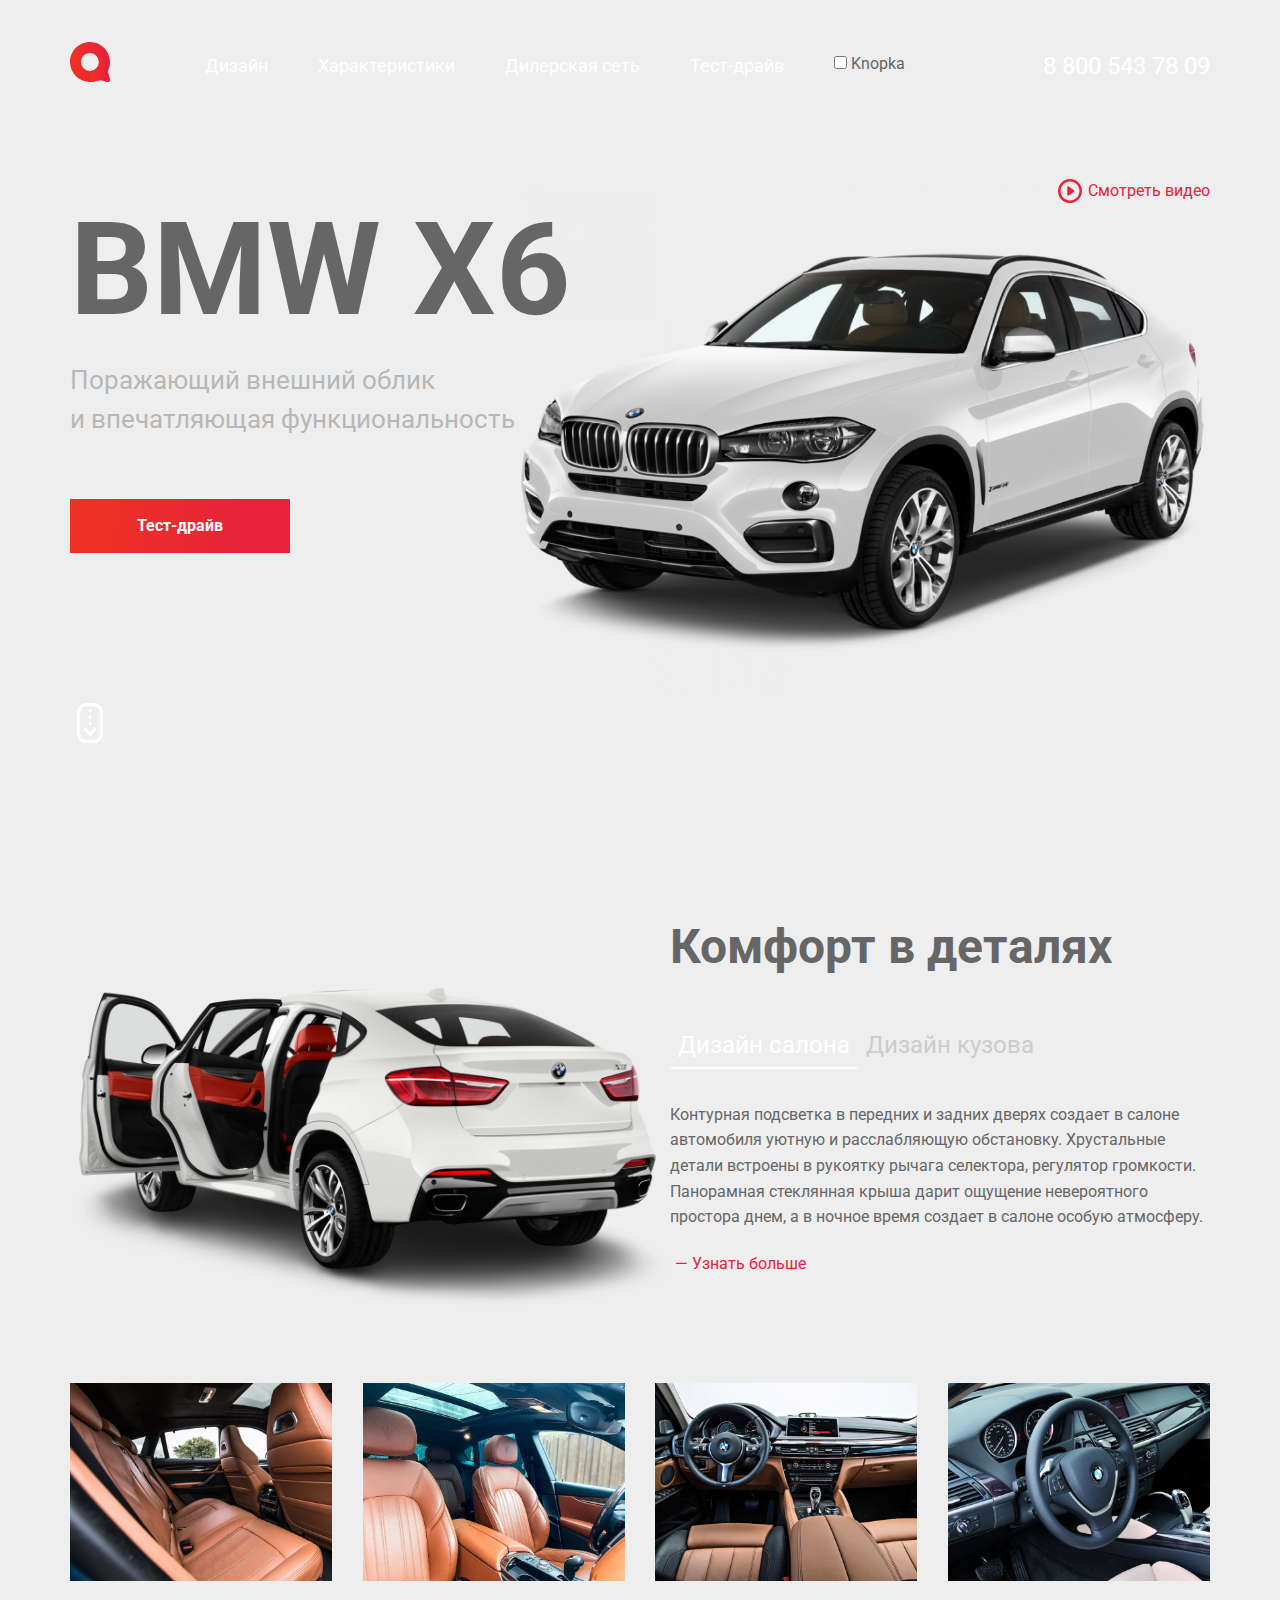
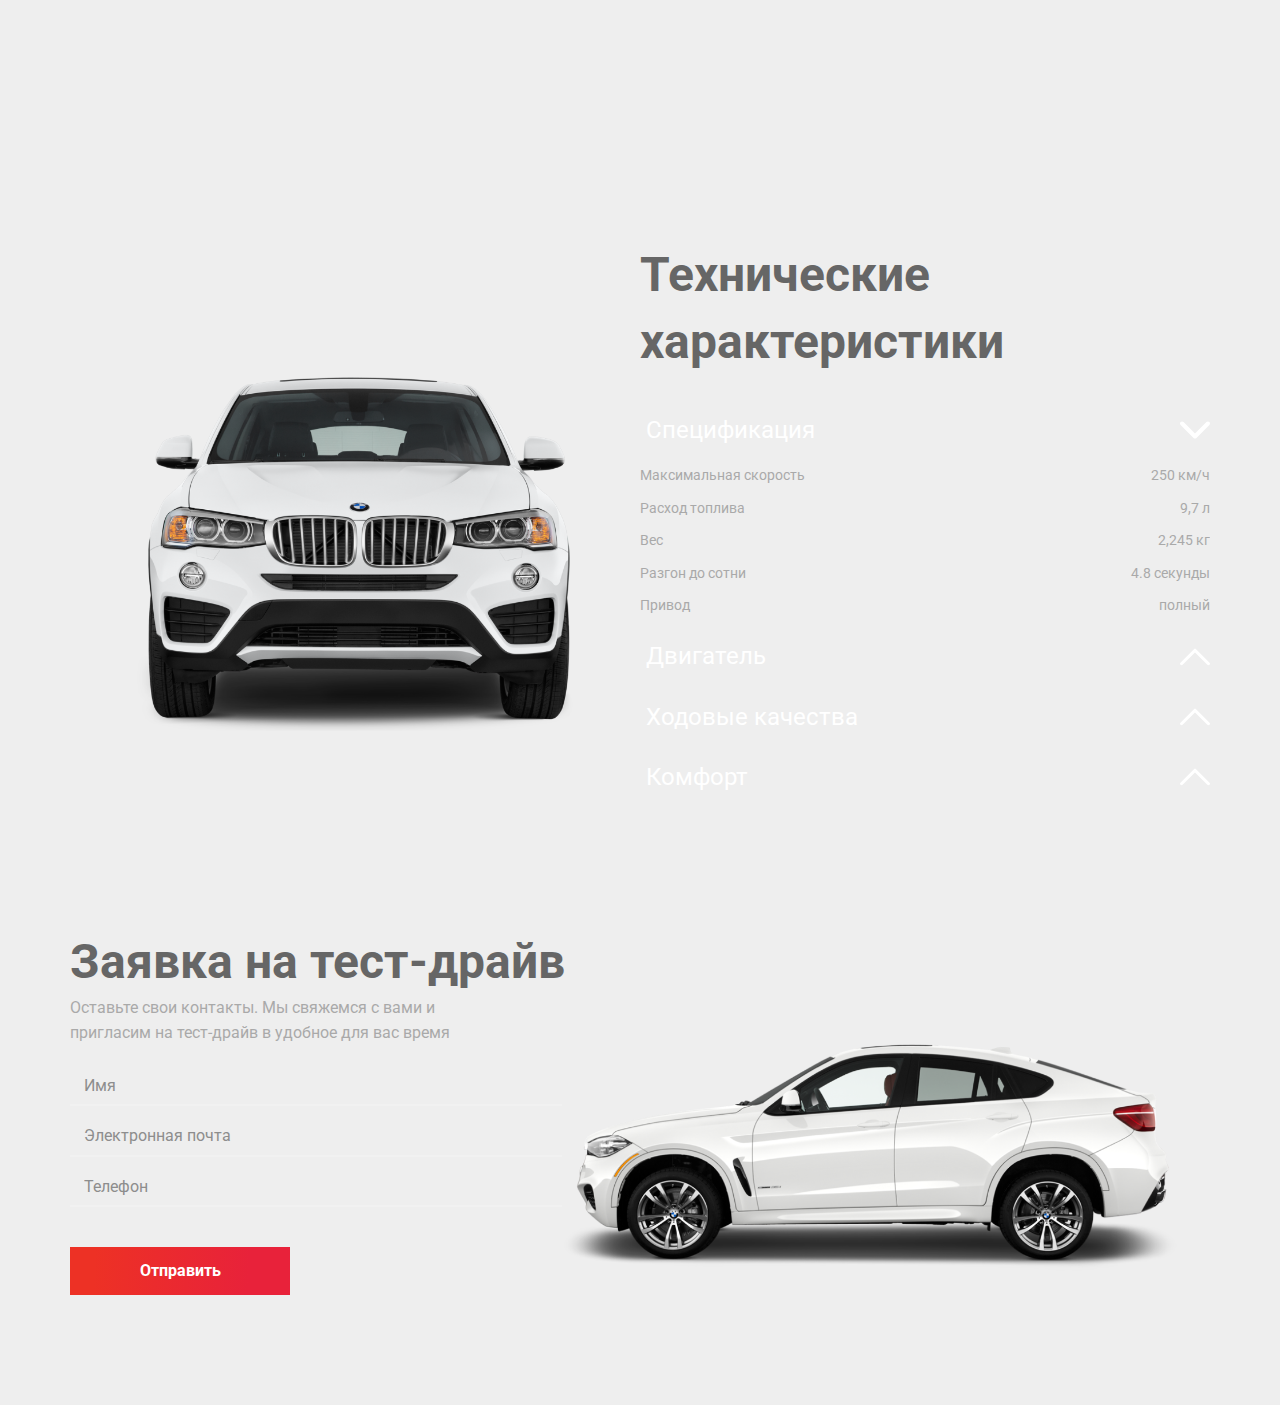
<file: исходники/index.html>
<!DOCTYPE html>
<html lang="ru">
<head>
  <meta charset="UTF-8">
  <meta http-equiv="X-UA-Compatible" content="IE=edge">
  <meta name="viewport" content="width=device-width, initial-scale=1.0">
  <title>BMW X6</title>
  <link rel="preconnect"
    href="https://fonts.gstatic.com">
  <link
    href="https://fonts.googleapis.com/css2?family=Roboto:wght@400;700&display=swap"
    rel="stylesheet">
  <link rel="stylesheet" href="styles/style.min.css">
  <script src="BMWx6.js" defer></script>
  <script src="BMWx7.js" defer></script>
  <script src="BMWx8.js" defer></script>
</head>
<body>
  <!-- header (start) -->
  <header class="header">
    <div class="container">
      <div class="header-wrapper">
        <div class="header-main">
          <a href="#" class="logo header__logo">
            <img src="img/logo.svg"
              alt="Logo: BMW X6"
              class="logo__img">
          </a>
          <!-- /.logo -->
          <nav class="menu">
            <ul class="menu-list">
              <li class="menu-list__item">
                <a href="#design"
                  class="menu-list__link">
                  Дизайн
                </a>
              </li>
              <li class="menu-list__item">
                <a href="#feature"
                  class="menu-list__link">
                  Характеристики
                </a>
              </li>
              <li class="menu-list__item">
                <a href="#"
                  class="menu-list__link">
                  Дилерская сеть
                </a>
              </li>
              <li class="menu-list__item">
                <a href="#contacts"
                  class="menu-list__link">
                  Тест-драйв
                </a>
              </li>
              <div class="theme">
                <input type="checkbox" onchange="hendleChange(this.checked)">
                Knopka
              </div>
            </ul>
          </nav>
          <!-- /.menu -->
        </div>
        <!-- /.header-main -->
        <a href="tel:88005437809" class="phone">
          8 800 543 78 09
        </a>
        <button class="humburger-menu" aria-label="Бургер меню">
        </button>
      </div>
      <!-- /.header-wrapper -->
    </div>
  </header>
  <!-- header (end) -->

  <!-- main (start) -->
  <section class="main" id="main">
    <div class="container">
      <div class="main-wrapper">
        <div class="offer">
          <h1 class="main__title">BMW X6</h1>
          <p class="main__descr">Поражающий внешний облик
          и&nbsp;впечатляющая функциональность</p>
          <a href="#contacts" type="button" class="button main__button">
            Тест-драйв
          </a>
          <a href="#design" class="main__scroll" aria-label="к следующему экрану"></a>
          
        </div>
        <!-- /.offer -->
        <div class="main-img">
          <a href="https://youtu.be/dkrFZSWyklU" class="play">
            
            Смотреть видео
          </a>
          
        </div>
      </div>
      <!-- /.main-wrapper -->
    </div>
  </section>
  <!-- main (end) -->

  <!-- design (start) -->
  <section class="section design" id="design">
    <div class="container">
      <div class="design-wrapper">
        <div class="design-block">
          <img src="img/car/image-5.png" alt="BMW X6" class="feature__img design-block__img" data-tabs-field="interior">
          <img src="img/car/image-4.png" alt="BMW X6" class="feature__img design-block__img hidden" data-tabs-field="body">
          <div class="design-text">
            <h2 class="section__title design__title">
              Комфорт в деталях
            </h2>
            <h2 class="section__title design__title hidden">
              Притягивает взгляды
            </h2>
            <ul class="design-list">
              <li>
                <button type="button" class="design-list__item design-list__item_active" data-tabs-handler="interior">Дизайн салона</button>
              </li>
              <li>
                <button type="button" class="design-list__item" data-tabs-handler="body">Дизайн кузова</button>
              </li>
            </ul>
            <!-- /.design-list -->
            <ul>
              <li class="design__descr" data-tabs-field="interior">
                <p class="design__description-text">
                  Контурная подсветка в передних и задних дверях создает в салоне автомобиля уютную и расслабляющую обстановку.
                  Хрустальные детали встроены в рукоятку рычага селектора, регулятор громкости.
                  Панорамная стеклянная крыша дарит ощущение невероятного простора днем, а в ночное время создает в салоне особую атмосферу.
                </p>
                <button class="more">
                  — Узнать больше
                </button>
              </li>
              <li class="design__descr hidden" data-tabs-field="body">
                <p class="design__description-text">
                  Широкий. Динамичный. Мускулистый. Обновлённый BMW X6 сочетает в себе солиддность серии X со спортивным купе. Решительная передняя часть с широкими воздухозаборниками недвусмысленно намекает на то, какая мощь скрыта под капотом. Большая двойная решётка радиатора спортивной формы подччёркивает атлетичность автомобиля. Усиливают впечатление фирменные двойные фары BMW и широко раставленные противотуманные фары.
                </p>
                <button class="more">
                  — Узнать больше
                </button>
            </li>
            </ul>
          </div>
          <!-- /.design-text -->
        </div>
        <!-- /.design-block -->
        <ul>
          <li class="design-images" data-tabs-field="interior">
              <img src="img/design/interior01.jpg" alt="BMW X6" class="design__img">
              <img src="img/design/interior02.jpg" alt="BMW X6" class="design__img">
              <img src="img/design/interior03.jpg" alt="BMW X6" class="design__img">
              <img src="img/design/interior04.jpg" alt="BMW X6" class="design__img">
          </li>
          <li class="design-images hidden" data-tabs-field="body">
              <img src="img/design/body01.jpg" alt="BMW X6" class="design__img">
              <img src="img/design/body02.jpg" alt="BMW X6" class="design__img">
              <img src="img/design/body03.jpg" alt="BMW X6" class="design__img">
              <img src="img/design/body04.jpg" alt="BMW X6" class="design__img">
          </li>
        </ul>
      </div>
      <!-- /.design-wrapper -->
    </div>
  </section>
  <!-- design (end) -->

  <!-- feature (start) -->
  <section class="section feature" id="feature">
    <div class="container">
      <div class="feature-wrapper">
        <div class="feature-block">
          <h2 class="section__title feature__title">
            Технические характеристики
          </h2>
          <ul class="feature-list">
            <li class="feature__item">
              <button type="button" class="feature__link feature__link_active">
                <div class="feature-item-wrap">
                  <span class="feature-item__title">
                    Спецификация
                  </span>
                </div>
              </button>
              <!-- /.feature__link -->
              <ul class="feature-sub">
                <li class="feature-sub__item">
                  <span class="feature-sub__name">
                    Максимальная скорость
                  </span>
                  <span class="feature-sub__value">
                    250 км/ч
                  </span>
                </li>
                <li class="feature-sub__item">
                  <span class="feature-sub__name">
                    Расход топлива
                  </span>
                  <span class="feature-sub__value">
                    9,7 л
                  </span>
                </li>
                <li class="feature-sub__item">
                  <span class="feature-sub__name">
                    Вес
                  </span>
                  <span class="feature-sub__value">
                    2,245 кг
                  </span>
                </li>
                <li class="feature-sub__item">
                  <span class="feature-sub__name">
                    Разгон до сотни
                  </span>
                  <span class="feature-sub__value">
                    4.8 секунды
                  </span>
                </li>
                <li class="feature-sub__item">
                  <span class="feature-sub__name">
                    Привод
                  </span>
                  <span class="feature-sub__value">
                    полный
                  </span>
                </li>
              </ul>
              <!-- /.feature-list-sub -->
            </li>
            <li class="feature__item">
              <button type="button" class="feature__link">
                <div class="feature-item-wrap">
                  <span class="feature-item__title">
                    Двигатель
                  </span>
                </div>
              </button>
              <ul class="feature-sub hidden">
                <li class="feature-sub__item">
                  <span class="feature-sub__name">
                    Двигатель
                  </span>
                  <span class="feature-sub__value">
                    бензиновый
                  </span>
                </li>
                <li class="feature-sub__item">
                  <span class="feature-sub__name">
                    Мощность
                  </span>
                  <span class="feature-sub__value">
                    450 л. с.
                  </span>
                </li>
                <li class="feature-sub__item">
                  <span class="feature-sub__name">
                    Крутящий момент двигателя
                  </span>
                  <span class="feature-sub__value">
                    650 Н·м	
                  </span>
                </li>
                <li class="feature-sub__item">
                  <span class="feature-sub__name">
                    Объём двигателя
                  </span>
                  <span class="feature-sub__value">
                    4395 см3
                  </span>
                </li>
              </ul>
            </li>
            <li class="feature__item">
              <button type="button" class="feature__link">
                <div class="feature-item-wrap">
                  <span class="feature-item__title">
                    Ходовые качества
                  </span>
                </div>
              </button>
              <ul class="feature-sub hidden">
                <li class="feature-sub__item">
                  <span class="feature-sub__name">
                    Дорожный просвет
                  </span>
                  <span class="feature-sub__value">
                    212 мм
                  </span>
                </li>
                <li class="feature-sub__item">
                  <span class="feature-sub__name">
                    Антиблокировочная система
                  </span>
                  <span class="feature-sub__value">
                    ABS
                  </span>
                </li>
                <li class="feature-sub__item">
                  <span class="feature-sub__name">
                    Система стабилизации
                  </span>
                  <span class="feature-sub__value">
                    ESP
                  </span>
                </li>
                <li class="feature-sub__item">
                  <span class="feature-sub__name">
                    Система помощи при спуске
                  </span>
                  <span class="feature-sub__value">
                    +
                  </span>
                </li>
                <li class="feature-sub__item">
                  <span class="feature-sub__name">
                    Система помощи при трогании в гору
                  </span>
                  <span class="feature-sub__value">
                    +
                  </span>
                </li>
              </ul>
            </li>
            <li class="feature__item">
              <button type="button" class="feature__link">
                <div class="feature-item-wrap">
                  <span class="feature-item__title">
                    Комфорт
                  </span>
                </div>
              </button>
              <ul class="feature-sub hidden">
                <li class="feature-sub__item">
                  <span class="feature-sub__name">
                    Климат-контроль
                  </span>
                  <span class="feature-sub__value">
                    +
                  </span>
                </li>
                <li class="feature-sub__item">
                  <span class="feature-sub__name">
                    Бортовой компьютер
                  </span>
                  <span class="feature-sub__value">
                    +
                  </span>
                </li>
                <li class="feature-sub__item">
                  <span class="feature-sub__name">
                    Датчик света и дождя
                  </span>
                  <span class="feature-sub__value">
                    +
                  </span>
                </li>
                <li class="feature-sub__item">
                  <span class="feature-sub__name">
                    Мультимедиа с сенсорным экраном
                  </span>
                  <span class="feature-sub__value">
                    Apple CarPlay и Android Auto
                  </span>
                </li>
                <li class="feature-sub__item">
                  <span class="feature-sub__name">
                    Регулировка сиденья водителя по высоте
                  </span>
                  <span class="feature-sub__value">
                    +
                  </span>
                </li>
              </ul>
            </li>
          </ul>
          <!-- /.feature-list -->
        </div>
        <!-- /.feature-block -->
      </div>
      <!-- /.feature-wrapper -->
    </div>
  </section>
  <!-- feature (end) -->

  <!-- contacts (start) -->
  <section class="section contacts" id="contacts">
    <div class="container">
      <div class="contacts-wrapper">
        <div class="contacts-form">
          <h2 class="section__title">
            Заявка на тест-драйв
          </h2>
          <p class="contacts__descr">
            Оставьте свои контакты. Мы свяжемся с
            вами и пригласим на тест-драйв в
            удобное для вас время
          </p>
          <form class="form form-test-drive">
            <input type="text" class="input" name="name" placeholder="Имя">
            <input type="mail" class="input" name="mail" placeholder="Электронная почта">
            <input type="text" class="input" name="phone" placeholder="Телефон">
            <button type="submit" class="button form__button">
              Отправить
            </button>
          </form>
        </div>
        <!-- /.contacts-form -->
      </div>
      <!-- /.contacts-wrapper -->
    </div>
  </section>
  <!-- contacts (end) -->

  <!-- modal (start) -->
  <div class="modal hidden">
    <div class="overlay"></div>
    <div class="modal-wrapper">
      <h2 class="section__title modal__title">
        Подробное описание
        комплектаций
      </h2>
      <p class="modal__descr">
        Оставьте адрес электронной почты, на
        который хотите получить документ с
        описанием комплектаций
      </p>
      <button type="button" class="modal__close" aria-label="закрыть модальное окно">
      </button>
      <form class="form modal__form">
        <input type="text" name="name" class="input modal__input" placeholder="Имя">
        <input type="mail" name="mail" class="input modal__input" placeholder="Электронная почта">
        <div class="modal-buttons">
          <button type="submit" class="button modal__button">
            Отправить
          </button>
        </div>
      </form>
      <!-- /.form modal__form -->
    </div>
  </div>
  <!-- modal (end) -->
</body>
</html>
</file>
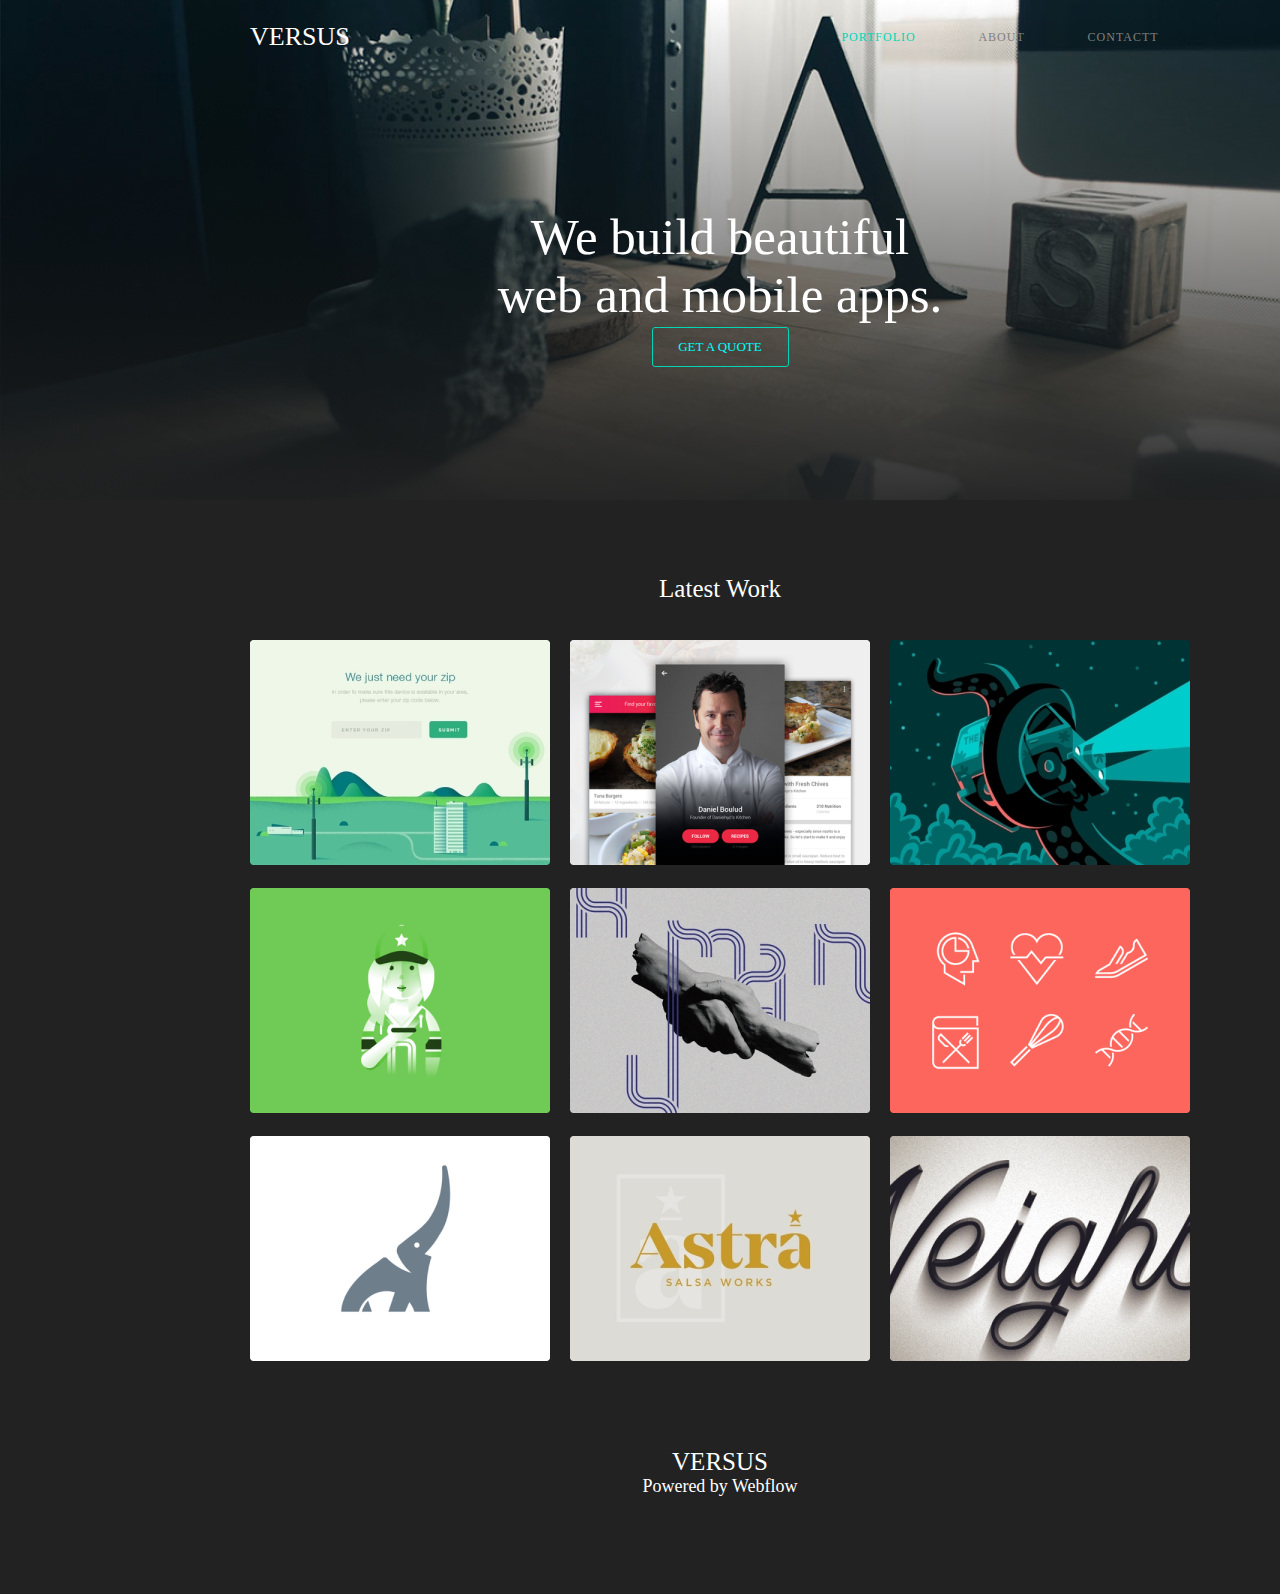
<file: Versus/Versus.html>
<!DOCTYPE html>
<html lang="en">
<head>
    <meta charset="UTF-8">
    <meta http-equiv="X-UA-Compatible" content="IE=edge">
    <meta name="viewport" content="width=device-width, initial-scale=1.0">
    <link rel="stylesheet" href="Versus.css">
    <title>VERSUS</title>
</head>
<body>
    <!-- шапка сайта -->
    <div class="wrapper centr">
        <header>
            <div class="div">
            <aside class="topHeader">
                <div class="innerTop centr">
                    <div class="textLogo">VERSUS</div>
                    <ul class="links">
                        <li class="btn">Portfolio</li>
                        <li class="btn2">About</li>
                        <li class="btn2">Contactt</li>
                    </ul>
                </div>
            </aside> 
            <aside class="centerHeader">
                <div class="innerCenterHeader">
                    <p class="headerTitle">We build beautiful <br> web and mobile apps.</p>
                    <div class="viewPost">
                        get a quote
                    </div>
                </div>
            </aside>
            </div> 
        </header>
        <main>
            <div class="main centr">
                <div class="text">
                    Latest Work
                </div>
                <div class="block centr">
                    <img class="img" src="IMAGE15.png" alt="">
                    <img class="img" src="IMAGE16.png" alt="">
                    <img class="img" src="IMAGE17.png" alt="">
                    <img class="img" src="IMAGE18.png" alt="">
                    <img class="img" src="IMAGE19.png" alt="">
                    <img class="img" src="IMAGE20.png" alt="">
                    <img class="img"  src="IMAGE21.png" alt="">
                    <img class="img" src="IMAGE22.png" alt="">
                    <img class="img" src="IMAGE23.png" alt="">
                </div>

                <div class="text">
                    VERSUS
                    <p class="parag">Powered by Webflow</p>
                </div>
            </div>
        </main>
        
    </div>
</body>
</html>
</file>
<file: Versus/Versus.css>
*{
    margin: 0;
    padding: 0;
    box-sizing: border-box;
}
/*унеерсалные стили  */
.centr{
    margin: 0 auto;
}
.wrapper{
    width: 1440px;
    height: 1594px;
    background: #222222;
}
/* верхняя часть шапки сайта */
.header{
    height: 565px;
}
.div{
    height: 500px;
    background-image: url(IMAGE14.png);
    background-size: cover;
}

.topHeader{
    height: 74px;
    display: flex;
    align-items: center;
}
.innerTop{
    width: 940px;
    display: flex;
    justify-content: space-between;
    align-items: center;
    color: #fff;
}
.links{
    display: flex;
    justify-content: space-around;
    list-style-type: none;
    width: 380px; 
}
.btn{
    color: #00D6B4;
    font-size: 12px;
    text-transform: uppercase;
    letter-spacing: 1px;
}
.btn2{
    color: gray;
    font-size: 12px;
    text-transform: uppercase;
    letter-spacing: 1px;
}
.textLogo{
    color: #fff;
    font-size: 26px;
}
/*центральная часть хидера*/
.centerHeader{
    height: 426px;
    display: flex;
    align-items: center;
    justify-content: center;
}
.innerCenterHeader{
    height: 159px;
    width: 940px;
    display: flex;
    justify-content: space-between;
    align-items: center;
    flex-direction: column;
    color: #fff;
}
.headerTitle{
    font-size: 51px;
    text-align: center;
}
.headerText{
    font-size: 17px;
    color: rgba(255, 255, 255, 0.63);
    letter-spacing: 1px;
    font-family: Arial, Helvetica, sans-serif;

}
.viewPost{
    display: flex;
    align-items: center;
    justify-content: center;
    color: aqua;
    border-radius: 3px;
    width: 137px;
    height: 40px;
    border: 1px solid #00D6B4;
    font-size: 13px;
    text-transform: uppercase;
}
.text{
    font-size: 25px;
    align-items: center;
    text-align: center;
    padding: 25px;
    margin-top: 50px;
    color: #fff;
}
.block{
    align-items:center;
    height: 745px;
    display: flex; 
    width: 940px;
    flex-wrap: wrap;
    justify-content: space-between; 
    
}
.parag{
    font-size: 18px;
}

.img{
    height: 225px;
    width: 300px;
    border-radius: 3px;

}
</file>
<file: исходники/styles/style.min.css>
/*! normalize.css v8.0.1 | MIT License | github.com/necolas/normalize.css */
html {
    line-height: 1.15;
    -webkit-text-size-adjust: 100%
}
:root{
    --var-body-bg: #fff;
    --var-body-fc: #666;
    --var-header-bg: #eee;
}
 [dark] {
    --var-body-bg: #fff;
    --var-body-fc: #333;
    --var-header-bg: #000;
}
body {
    margin: 0
}

main {
    display: block
}

h1 {
    font-size: 2em;
    margin: 0.67em 0
}

hr {
    -webkit-box-sizing: content-box;
    box-sizing: content-box;
    height: 0;
    overflow: visible
}

pre {
    font-family: monospace, monospace;
    font-size: 1em
}

a {
    background-color: transparent
}

abbr[title] {
    border-bottom: none;
    text-decoration: underline;
    -webkit-text-decoration: underline dotted;
    text-decoration: underline dotted
}

b,
strong {
    font-weight: bolder
}

code,
kbd,
samp {
    font-family: monospace, monospace;
    font-size: 1em
}

small {
    font-size: 80%
}

sub,
sup {
    font-size: 75%;
    line-height: 0;
    position: relative;
    vertical-align: baseline
}

sub {
    bottom: -0.25em
}

sup {
    top: -0.5em
}

img {
    border-style: none
}

button,
input,
optgroup,
select,
textarea {
    font-family: inherit;
    font-size: 100%;
    line-height: 1.15;
    margin: 0
}

button,
input {
    overflow: visible
}

button,
select {
    text-transform: none
}

button,
[type="button"],
[type="reset"],
[type="submit"] {
    -webkit-appearance: button
}

button::-moz-focus-inner,
[type="button"]::-moz-focus-inner,
[type="reset"]::-moz-focus-inner,
[type="submit"]::-moz-focus-inner {
    border-style: none;
    padding: 0
}

button:-moz-focusring,
[type="button"]:-moz-focusring,
[type="reset"]:-moz-focusring,
[type="submit"]:-moz-focusring {
    outline: 1px dotted ButtonText
}

fieldset {
    padding: 0.35em 0.75em 0.625em
}

legend {
    -webkit-box-sizing: border-box;
    box-sizing: border-box;
    color: inherit;
    display: table;
    max-width: 100%;
    padding: 0;
    white-space: normal
}

progress {
    vertical-align: baseline
}

textarea {
    overflow: auto
}

[type="checkbox"],
[type="radio"] {
    -webkit-box-sizing: border-box;
    box-sizing: border-box;
    padding: 0
}

[type="number"]::-webkit-inner-spin-button,
[type="number"]::-webkit-outer-spin-button {
    height: auto
}

[type="search"] {
    -webkit-appearance: textfield;
    outline-offset: -2px
}

[type="search"]::-webkit-search-decoration {
    -webkit-appearance: none
}

::-webkit-file-upload-button {
    -webkit-appearance: button;
    font: inherit
}

details {
    display: block
}

summary {
    display: list-item
}

template {
    display: none
}

[hidden] {
    display: none
}

* {
    -webkit-box-sizing: border-box;
    box-sizing: border-box
}

body {
    color: var(--var-body-fc);
    background-color: var(--var-header-bg);
    background-size: cover;
    font-family: 'Roboto', sans-serif;
    line-height: 1.5
    
}
.theme{
    float: right;
}

button {
    cursor: pointer
}

section {
    padding: 30px 0
}

.container {
    max-width: 1620px;
    margin: auto
}

ul {
    list-style: none;
    margin: 0;
    padding: 0
}

li {
    margin: 0;
    padding: 0
}

a {
    text-decoration: none
}

.hidden {
    display: none !important
}

.button {
    display: block;
    background: linear-gradient(93.53deg, #ED3125 11.43%, #E8223A 80.79%);
    border: none;
    padding: 15px;
    font-weight: bold;
    font-size: 16px;
    color: #fff;
    text-align: center
}

.button:focus {
    outline: none
}

.section__title {
    margin: 0;
    font-weight: bold;
    font-size: 48px;
    line-height: 1.4
}

.input {
    display: block;
    border: none;
    background-color: transparent;
    padding-left: 14px;
    padding-bottom: 9px;
    border-bottom: 2px solid rgba(255, 255, 255, 0.25);
    color: #fff;
    opacity: 0.8;
    margin-bottom: 20px;
    width: 100%
}

.input:focus {
    outline: none
}

.header {
    margin-bottom: 114px
}

.header-wrapper {
    display: -webkit-box;
    display: -ms-flexbox;
    display: flex;
    -webkit-box-align: center;
    -ms-flex-align: center;
    align-items: center;
    -webkit-box-pack: justify;
    -ms-flex-pack: justify;
    justify-content: space-between;
    padding-top: 42px
}

.header-main {
    display: -webkit-box;
    display: -ms-flexbox;
    display: flex;
    -webkit-box-align: center;
    -ms-flex-align: center;
    align-items: center
}

.header__logo {
    display: block;
    margin-right: 95px
}

.menu-list {
    display: -webkit-box;
    display: -ms-flexbox;
    display: flex
}

.menu-list__item {
    margin-right: 50px
}

.menu-list__link {
    color: #fff;
    font-size: 18px
}

.phone {
    font-size: 24px;
    color: #fff
}

.humburger-menu {
    display: none;
    background-image: url("data:image/svg+xml,%3Csvg id='Layer_1' fill='%23ffffff' enable-background='new 0 0 512 512' height='512' viewBox='0 0 512 512' width='512' xmlns='http://www.w3.org/2000/svg'%3E%3Cpath d='m464.883 64.267h-417.766c-25.98 0-47.117 21.136-47.117 47.149 0 25.98 21.137 47.117 47.117 47.117h417.766c25.98 0 47.117-21.137 47.117-47.117 0-26.013-21.137-47.149-47.117-47.149z'/%3E%3Cpath d='m464.883 208.867h-417.766c-25.98 0-47.117 21.136-47.117 47.149 0 25.98 21.137 47.117 47.117 47.117h417.766c25.98 0 47.117-21.137 47.117-47.117 0-26.013-21.137-47.149-47.117-47.149z'/%3E%3Cpath d='m464.883 353.467h-417.766c-25.98 0-47.117 21.137-47.117 47.149 0 25.98 21.137 47.117 47.117 47.117h417.766c25.98 0 47.117-21.137 47.117-47.117 0-26.012-21.137-47.149-47.117-47.149z'/%3E%3C/svg%3E");
    background-color: transparent;
    background-size: contain;
    width: 30px;
    height: 30px;
    border: none;
    -webkit-transition: background-image 0.5s;
    transition: background-image 0.5s
}

.humburger-menu-active {
    background-image: url("data:image/svg+xml,%3C%3Fxml version='1.0' encoding='iso-8859-1'%3F%3E%3C!-- Generator: Adobe Illustrator 16.0.0, SVG Export Plug-In . SVG Version: 6.00 Build 0) --%3E%3C!DOCTYPE svg PUBLIC '-//W3C//DTD SVG 1.1//EN' 'http://www.w3.org/Graphics/SVG/1.1/DTD/svg11.dtd'%3E%3Csvg version='1.1' fill='%23ffffff' id='Capa_1' xmlns='http://www.w3.org/2000/svg' xmlns:xlink='http://www.w3.org/1999/xlink' x='0px' y='0px' width='348.333px' height='348.334px' viewBox='0 0 348.333 348.334' style='enable-background:new 0 0 348.333 348.334;' xml:space='preserve'%3E%3Cg%3E%3Cpath d='M336.559,68.611L231.016,174.165l105.543,105.549c15.699,15.705,15.699,41.145,0,56.85 c-7.844,7.844-18.128,11.769-28.407,11.769c-10.296,0-20.581-3.919-28.419-11.769L174.167,231.003L68.609,336.563 c-7.843,7.844-18.128,11.769-28.416,11.769c-10.285,0-20.563-3.919-28.413-11.769c-15.699-15.698-15.699-41.139,0-56.85 l105.54-105.549L11.774,68.611c-15.699-15.699-15.699-41.145,0-56.844c15.696-15.687,41.127-15.687,56.829,0l105.563,105.554 L279.721,11.767c15.705-15.687,41.139-15.687,56.832,0C352.258,27.466,352.258,52.912,336.559,68.611z'/%3E%3C/g%3E%3Cg%3E%3C/g%3E%3Cg%3E%3C/g%3E%3Cg%3E%3C/g%3E%3Cg%3E%3C/g%3E%3Cg%3E%3C/g%3E%3Cg%3E%3C/g%3E%3Cg%3E%3C/g%3E%3Cg%3E%3C/g%3E%3Cg%3E%3C/g%3E%3Cg%3E%3C/g%3E%3Cg%3E%3C/g%3E%3Cg%3E%3C/g%3E%3Cg%3E%3C/g%3E%3Cg%3E%3C/g%3E%3Cg%3E%3C/g%3E%3C/svg%3E%0A")
}

.main-wrapper {
    position: relative;
    background: url("../img/car/image-1.png") no-repeat top right;
    display: -webkit-box;
    display: -ms-flexbox;
    display: flex;
    -webkit-box-pack: justify;
    -ms-flex-pack: justify;
    justify-content: space-between;
    padding-bottom: 252px
}

.main__title {
    margin: 0;
    font-weight: bold;
    font-size: 154px;
    line-height: 1.4
}

.main__descr {
    margin: 0 0 84px 0;
    max-width: 480px;
    font-size: 28px;
    opacity: 0.4
}

.main__button {
    margin-bottom: 180px;
    max-width: 220px;
    display: block
}

.main__scroll {
    display: block;
    background-image: url("../img/icon/scroll.svg");
    background-size: contain;
    background-repeat: no-repeat;
    background-position: center;
    width: 40px;
    height: 60px
}

.main__scroll:focus {
    outline: none
}

.play {
    display: block;
    background-image: url("../img/icon/play.svg");
    background-size: contain;
    background-repeat: no-repeat;
    padding-left: 30px;
    border: none;
    color: #E8223A
}

.play:focus {
    outline: none
}

.play__icon {
    margin-right: 13px
}

.design-wrapper {
    padding-bottom: 200px
}

.design-block {
    display: -webkit-box;
    display: -ms-flexbox;
    display: flex;
    -webkit-box-pack: justify;
    -ms-flex-pack: justify;
    justify-content: space-between
}

.design__title {
    margin-bottom: 49px
}

.design-list {
    display: -webkit-box;
    display: -ms-flexbox;
    display: flex;
    margin-bottom: 33px
}

.design-list__item {
    font-size: 24px;
    color: #ccc;
    padding-bottom: 7px;
    background-color: transparent;
    border-color: transparent
}

.design-list__item+.design-list__item {
    margin-left: 50px
}

.design-list__item_active {
    color: #fff;
    border-bottom: 2px solid #fff
}

.design__descr {
    margin: 0 0 28px 0;
    font-size: 16px;
    line-height: 1.6
}

.design-images {
    display: -webkit-box;
    display: -ms-flexbox;
    display: flex;
    -webkit-box-pack: justify;
    -ms-flex-pack: justify;
    justify-content: space-between
}

.design__img {
    display: block;
    width: 23%;
    -o-object-fit: cover;
    object-fit: cover
}

.more {
    color: #E8223A;
    font-size: 16px;
    padding: 5px;
    line-height: 1.6;
    background-color: transparent;
    border: none
}

.feature-wrapper {
    display: -webkit-box;
    display: -ms-flexbox;
    display: flex;
    -webkit-box-pack: justify;
    -ms-flex-pack: justify;
    justify-content: space-between;
    background-image: url(../img/car/image-2.png);
    background-position: left;
    background-repeat: no-repeat;
    background-size: 50%;
    padding-left: 50%;
    min-height: 550px
}

.feature__img {
    width: 900px;
    -o-object-fit: contain;
    object-fit: contain
}

.feature__title {
    margin-bottom: 74px
}

.feature-list {
    max-width: 571px
}

.feature__link {
    color: #fff;
    background-color: transparent;
    border: none;
    width: 100%;
    background-image: url("data:image/svg+xml,%3C%3Fxml version='1.0' encoding='iso-8859-1'%3F%3E%3C!-- Generator: Adobe Illustrator 19.0.0, SVG Export Plug-In . SVG Version: 6.00 Build 0) --%3E%3Csvg version='1.1' fill='%23ffffff' id='Capa_1' xmlns='http://www.w3.org/2000/svg' xmlns:xlink='http://www.w3.org/1999/xlink' x='0px' y='0px' viewBox='0 0 240.835 240.835' style='enable-background:new 0 0 240.835 240.835;' xml:space='preserve'%3E%3Cg%3E%3Cpath id='Expand_Less' d='M129.007,57.819c-4.68-4.68-12.499-4.68-17.191,0L3.555,165.803c-4.74,4.74-4.74,12.427,0,17.155 c4.74,4.74,12.439,4.74,17.179,0l99.683-99.406l99.671,99.418c4.752,4.74,12.439,4.74,17.191,0c4.74-4.74,4.74-12.427,0-17.155 L129.007,57.819z'/%3E%3Cg%3E%3C/g%3E%3Cg%3E%3C/g%3E%3Cg%3E%3C/g%3E%3Cg%3E%3C/g%3E%3Cg%3E%3C/g%3E%3Cg%3E%3C/g%3E%3C/g%3E%3Cg%3E%3C/g%3E%3Cg%3E%3C/g%3E%3Cg%3E%3C/g%3E%3Cg%3E%3C/g%3E%3Cg%3E%3C/g%3E%3Cg%3E%3C/g%3E%3Cg%3E%3C/g%3E%3Cg%3E%3C/g%3E%3Cg%3E%3C/g%3E%3Cg%3E%3C/g%3E%3Cg%3E%3C/g%3E%3Cg%3E%3C/g%3E%3Cg%3E%3C/g%3E%3Cg%3E%3C/g%3E%3Cg%3E%3C/g%3E%3C/svg%3E%0A");
    background-repeat: no-repeat;
    background-size: contain;
    background-position: right;
    outline: none;
    background-size: 30px
}

.feature__link_active {
    margin-bottom: 14px;
    background-image: url("data:image/svg+xml,%3C%3Fxml version='1.0' encoding='iso-8859-1'%3F%3E%3C!-- Generator: Adobe Illustrator 16.0.0, SVG Export Plug-In . SVG Version: 6.00 Build 0) --%3E%3C!DOCTYPE svg PUBLIC '-//W3C//DTD SVG 1.1//EN' 'http://www.w3.org/Graphics/SVG/1.1/DTD/svg11.dtd'%3E%3Csvg version='1.1' id='Capa_1' fill='%23ffffff' xmlns='http://www.w3.org/2000/svg' xmlns:xlink='http://www.w3.org/1999/xlink' x='0px' y='0px' width='451.847px' height='451.847px' viewBox='0 0 451.847 451.847' style='enable-background:new 0 0 451.847 451.847;' xml:space='preserve'%3E%3Cg%3E%3Cpath d='M225.923,354.706c-8.098,0-16.195-3.092-22.369-9.263L9.27,151.157c-12.359-12.359-12.359-32.397,0-44.751 c12.354-12.354,32.388-12.354,44.748,0l171.905,171.915l171.906-171.909c12.359-12.354,32.391-12.354,44.744,0 c12.365,12.354,12.365,32.392,0,44.751L248.292,345.449C242.115,351.621,234.018,354.706,225.923,354.706z'/%3E%3C/g%3E%3Cg%3E%3C/g%3E%3Cg%3E%3C/g%3E%3Cg%3E%3C/g%3E%3Cg%3E%3C/g%3E%3Cg%3E%3C/g%3E%3Cg%3E%3C/g%3E%3Cg%3E%3C/g%3E%3Cg%3E%3C/g%3E%3Cg%3E%3C/g%3E%3Cg%3E%3C/g%3E%3Cg%3E%3C/g%3E%3Cg%3E%3C/g%3E%3Cg%3E%3C/g%3E%3Cg%3E%3C/g%3E%3Cg%3E%3C/g%3E%3C/svg%3E%0A")
}

.feature__item {
    margin-bottom: 20px
}

.feature-item-wrap {
    display: -webkit-box;
    display: -ms-flexbox;
    display: flex;
    -webkit-box-pack: justify;
    -ms-flex-pack: justify;
    justify-content: space-between;
    -webkit-box-align: center;
    -ms-flex-align: center;
    align-items: center
}

.feature-item__title {
    font-size: 24px;
    line-height: 1.6
}

.feature-sub__item {
    display: -webkit-box;
    display: -ms-flexbox;
    display: flex;
    -webkit-box-pack: justify;
    -ms-flex-pack: justify;
    justify-content: space-between;
    opacity: 0.5;
    font-size: 14px;
    line-height: 1.6;
    margin-bottom: 10px
}

.contacts-wrapper {
    display: -webkit-box;
    display: -ms-flexbox;
    display: flex;
    -webkit-box-pack: justify;
    -ms-flex-pack: justify;
    justify-content: space-between;
    -webkit-box-align: center;
    -ms-flex-align: center;
    align-items: center;
    background: url("../img/car/image-3.png") no-repeat right
}

.contacts__descr {
    margin: 0 0 30px 0;
    font-size: 16px;
    line-height: 1.6;
    opacity: 0.5;
    max-width: 411px
}

.form {
    max-width: 492px
}

.form__button {
    margin-top: 40px;
    min-width: 220px
}

.modal {
    position: fixed;
    top: 0;
    left: 0;
    right: 0;
    bottom: 0
}

.modal-wrapper {
    position: fixed;
    top: 50%;
    left: 50%;
    z-index: 9;
    max-width: 592px;
    width: 100%;
    height: 545px;
    max-height: 100%;
    -webkit-transform: translate(-50%, -50%);
    transform: translate(-50%, -50%);
    background-color: #080808;
    padding: 71px 57px;
    border: 1px solid #fff
}

.modal__title {
    margin-bottom: 23px
}

.modal__descr {
    margin: 0 0 30px 0
}

.modal-buttons {
    display: -webkit-box;
    display: -ms-flexbox;
    display: flex;
    margin-top: 30px
}

.modal__button {
    margin-right: 48px
}

.modal__close {
    position: absolute;
    display: block;
    width: 30px;
    height: 30px;
    top: 15px;
    right: 15px;
    border: none;
    background-color: transparent;
    background-image: url("../img/icon/close.svg");
    background-repeat: no-repeat;
    background-position: center;
    background-size: contain
}

.modal__close:focus {
    outline: none
}

.close {
    font-weight: bold;
    font-size: 16px;
    line-height: 1.5;
    color: #fff;
    border: none;
    background-color: transparent
}

.close:focus {
    outline: none
}

.overlay {
    position: absolute;
    top: 0;
    left: 0;
    right: 0;
    bottom: 0;
    background: rgba(0, 0, 0, 0.5);
    width: 100%;
    height: 100%;
    z-index: 2
}

@media (max-width: 1720px) {
    .container {
        max-width: 1400px
    }

    .main-wrapper {
        background-size: 65%
    }

    .design-block__img {
        width: 750px
    }

    .contacts-wrapper {
        background-size: 67%
    }
}

@media (max-width: 1470px) {
    .container {
        max-width: 1140px
    }

    .header {
        margin-bottom: 60px
    }

    .main-wrapper {
        background-size: 61%;
        padding-bottom: 100px
    }

    .main__title {
        font-size: 130px
    }

    .main__descr {
        font-size: 26px;
        margin-bottom: 60px
    }

    .main__img {
        right: -10%;
        width: 800px
    }

    .main__button {
        margin-bottom: 140px
    }

    .design-block {
        margin-bottom: 20px
    }

    .design-block__img {
        max-width: 600px;
        width: 100%
    }

    .feature-wrapper {
        padding-bottom: 50px
    }

    .feature__title {
        margin-bottom: 35px
    }

    .contacts-wrapper {
        background-size: 59%
    }
}

@media (max-width: 1400px) {
    .contacts-wrapper {
        padding-bottom: 80px
    }
}

@media (max-width: 1199px) {
    .container {
        max-width: 960px
    }

    .header {
        margin-bottom: 0
    }

    .main-wrapper {
        -webkit-box-orient: vertical;
        -webkit-box-direction: reverse;
        -ms-flex-direction: column-reverse;
        flex-direction: column-reverse;
        -webkit-box-align: center;
        -ms-flex-align: center;
        align-items: center;
        background-size: contain;
        background-position: center top;
        padding-top: 640px
    }

    .main__scroll {
        display: none
    }

    .main__button {
        margin-bottom: 0
    }

    .design-block {
        -webkit-box-orient: vertical;
        -webkit-box-direction: normal;
        -ms-flex-direction: column;
        flex-direction: column;
        -webkit-box-align: center;
        -ms-flex-align: center;
        align-items: center
    }

    .design-text {
        max-width: 610px
    }

    .design-images {
        -ms-flex-wrap: wrap;
        flex-wrap: wrap
    }

    .design__img {
        width: 48%;
        margin-bottom: 20px
    }

    .feature-wrapper {
        -webkit-box-pack: center;
        -ms-flex-pack: center;
        justify-content: center;
        padding-bottom: 0
    }

    .feature__img {
        display: none
    }

    .contacts-wrapper {
        -webkit-box-orient: vertical;
        -webkit-box-direction: reverse;
        -ms-flex-direction: column-reverse;
        flex-direction: column-reverse;
        background-size: 100%;
        background-position: center top
    }

    .contacts-form {
        padding-top: 510px
    }
}

@media (max-width: 991px) {
    .container {
        max-width: 720px
    }

    .section__title {
        font-size: 42px
    }

    .header__logo {
        margin-right: 35px
    }

    .menu-list__item {
        margin-right: 20px
    }

    .menu-list__link {
        font-size: 16px
    }

    .phone {
        font-size: 20px
    }

    .main-wrapper {
        padding-top: 495px
    }

    .design-wrapper {
        padding-bottom: 100px
    }

    .design__title {
        margin-bottom: 30px
    }

    .design-list__item {
        font-size: 22px
    }

    .contacts-form {
        padding-top: 395px
    }
}

@media (max-width: 767px) {
    .container {
        max-width: 540px
    }

    .header-wrapper {
        position: relative;
        padding-top: 25px
    }

    .header__logo {
        margin-right: 0
    }

    .menu {
        position: absolute;
        right: 30px;
        top: -300px;
        background-color: #000;
        z-index: 666;
        padding: 50px 20px 20px;
        border-radius: 15px;
        -webkit-transition: top 0.5s;
        transition: top 0.5s
    }

    .menu-list {
        -webkit-box-orient: vertical;
        -webkit-box-direction: normal;
        -ms-flex-direction: column;
        flex-direction: column
    }

    .menu-list__item {
        margin-bottom: 22px
    }

    .menu-active {
        top: 0
    }

    .humburger-menu {
        display: block
    }

    .main__title {
        font-size: 110px
    }

    .main__descr {
        font-size: 24px;
        margin-bottom: 50px
    }

    .main-wrapper {
        padding-top: 370px
    }

    .feature-wrapper {
        padding-left: 0;
        background-position-x: 0;
        background-position-y: 120px;
        background-size: contain
    }

    .feature__title {
        margin-bottom: 400px
    }

    .contacts-form {
        padding-top: 295px
    }

    .modal-wrapper {
        padding: 30px 40px
    }
}

@media (max-width: 576px) {
    .container {
        width: 95%
    }

    .header {
        margin-bottom: 35px
    }

    .main__title {
        font-size: 78px
    }

    .main__descr {
        font-size: 20px
    }

    .feature__title {
        margin-bottom: 300px
    }
}

@media (max-width: 480px) {
    .section__title {
        font-size: 36px
    }

    .main-wrapper {
        padding-top: 305px
    }

    .design-list {
        margin-bottom: 20px
    }

    .design__img {
        width: 100%
    }

    .design__descr {
        font-size: 14px;
        margin-bottom: 20px
    }

    .more {
        font-size: 14px
    }

    .contacts-form {
        padding-top: 230px
    }
}

@media (max-width: 400px) {
    .section__title {
        font-size: 29px
    }

    .main-wrapper {
        padding-top: 250px
    }

    .design__title {
        margin-bottom: 20px
    }

    .design-list {
        -webkit-box-align: center;
        -ms-flex-align: center;
        align-items: center
    }

    .design-list__item {
        font-size: 20px
    }

    .design-list__item+.design-list__item {
        margin-left: 20px;
        font-size: 18px
    }

    .design__descr {
        font-size: 12px
    }

    .contacts-form {
        padding-top: 190px
    }
}

/*# sourceMappingURL=style.min.css.map */
</file>
